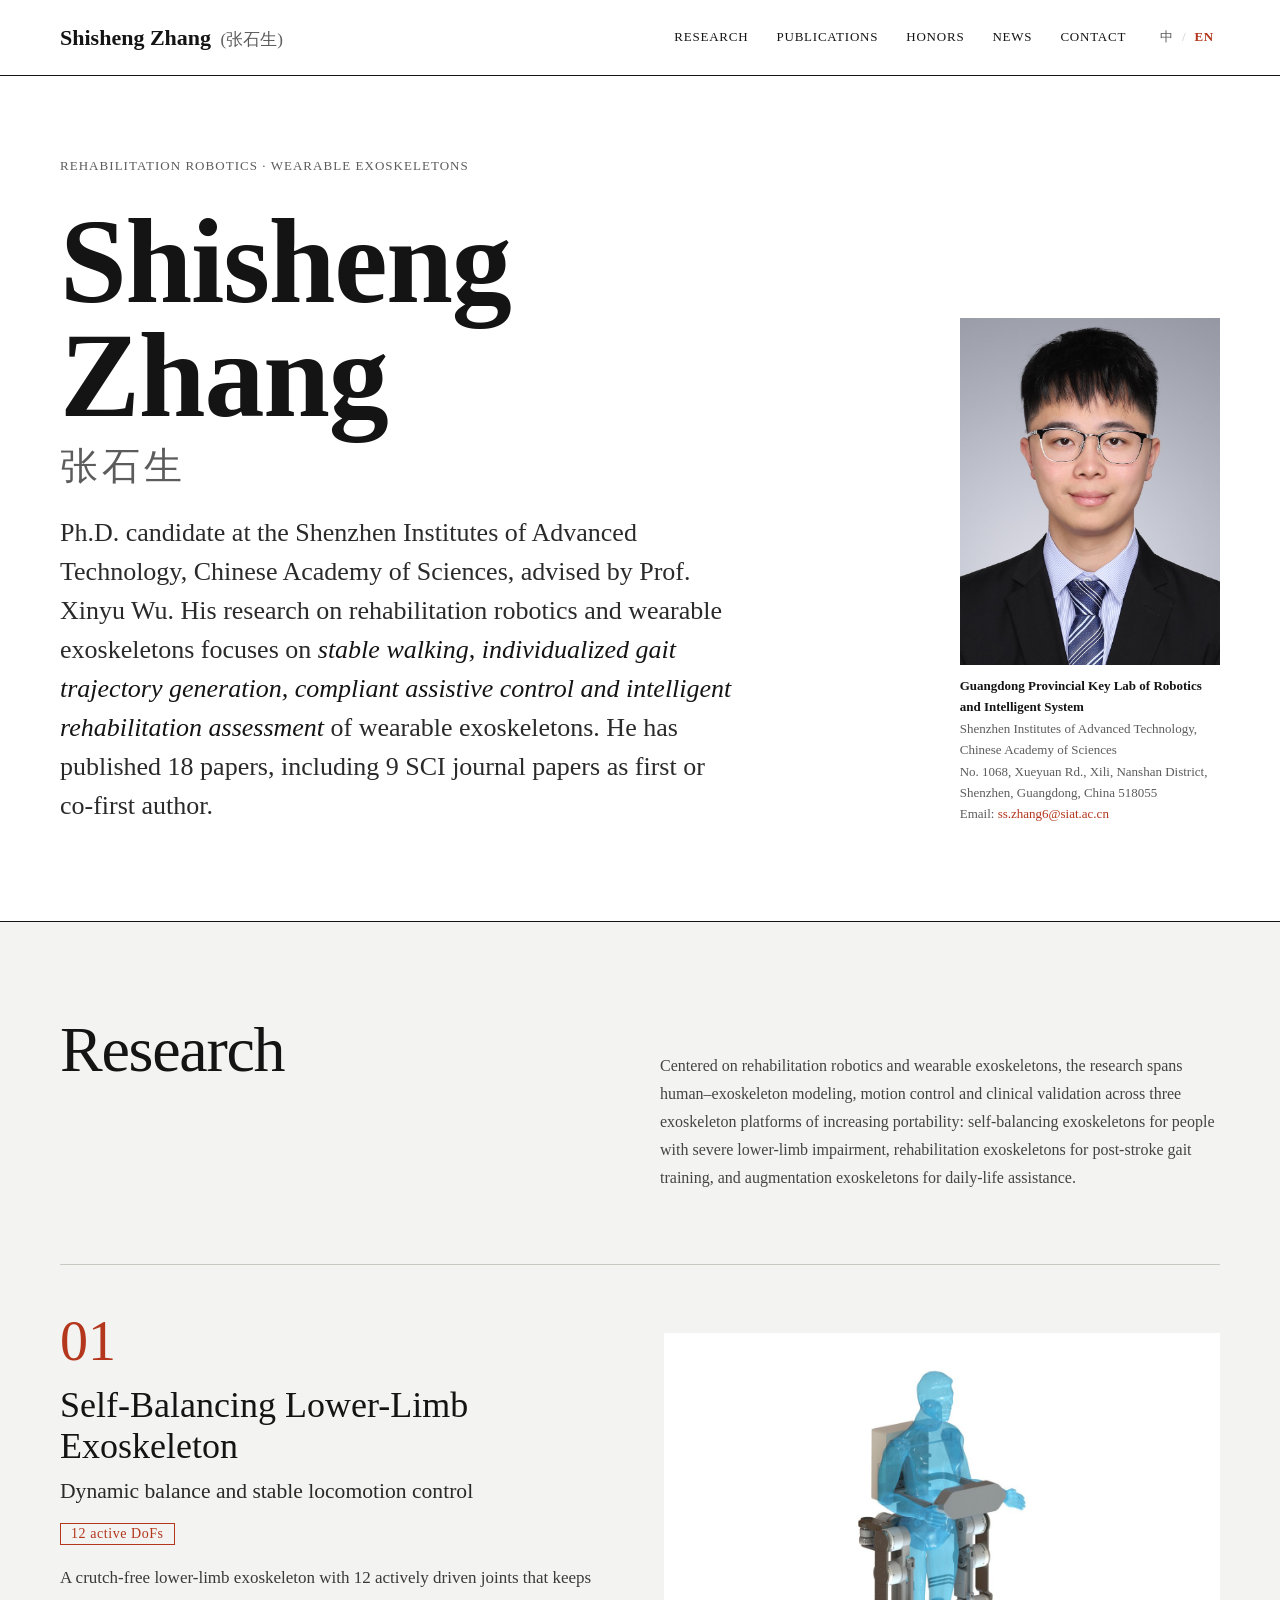
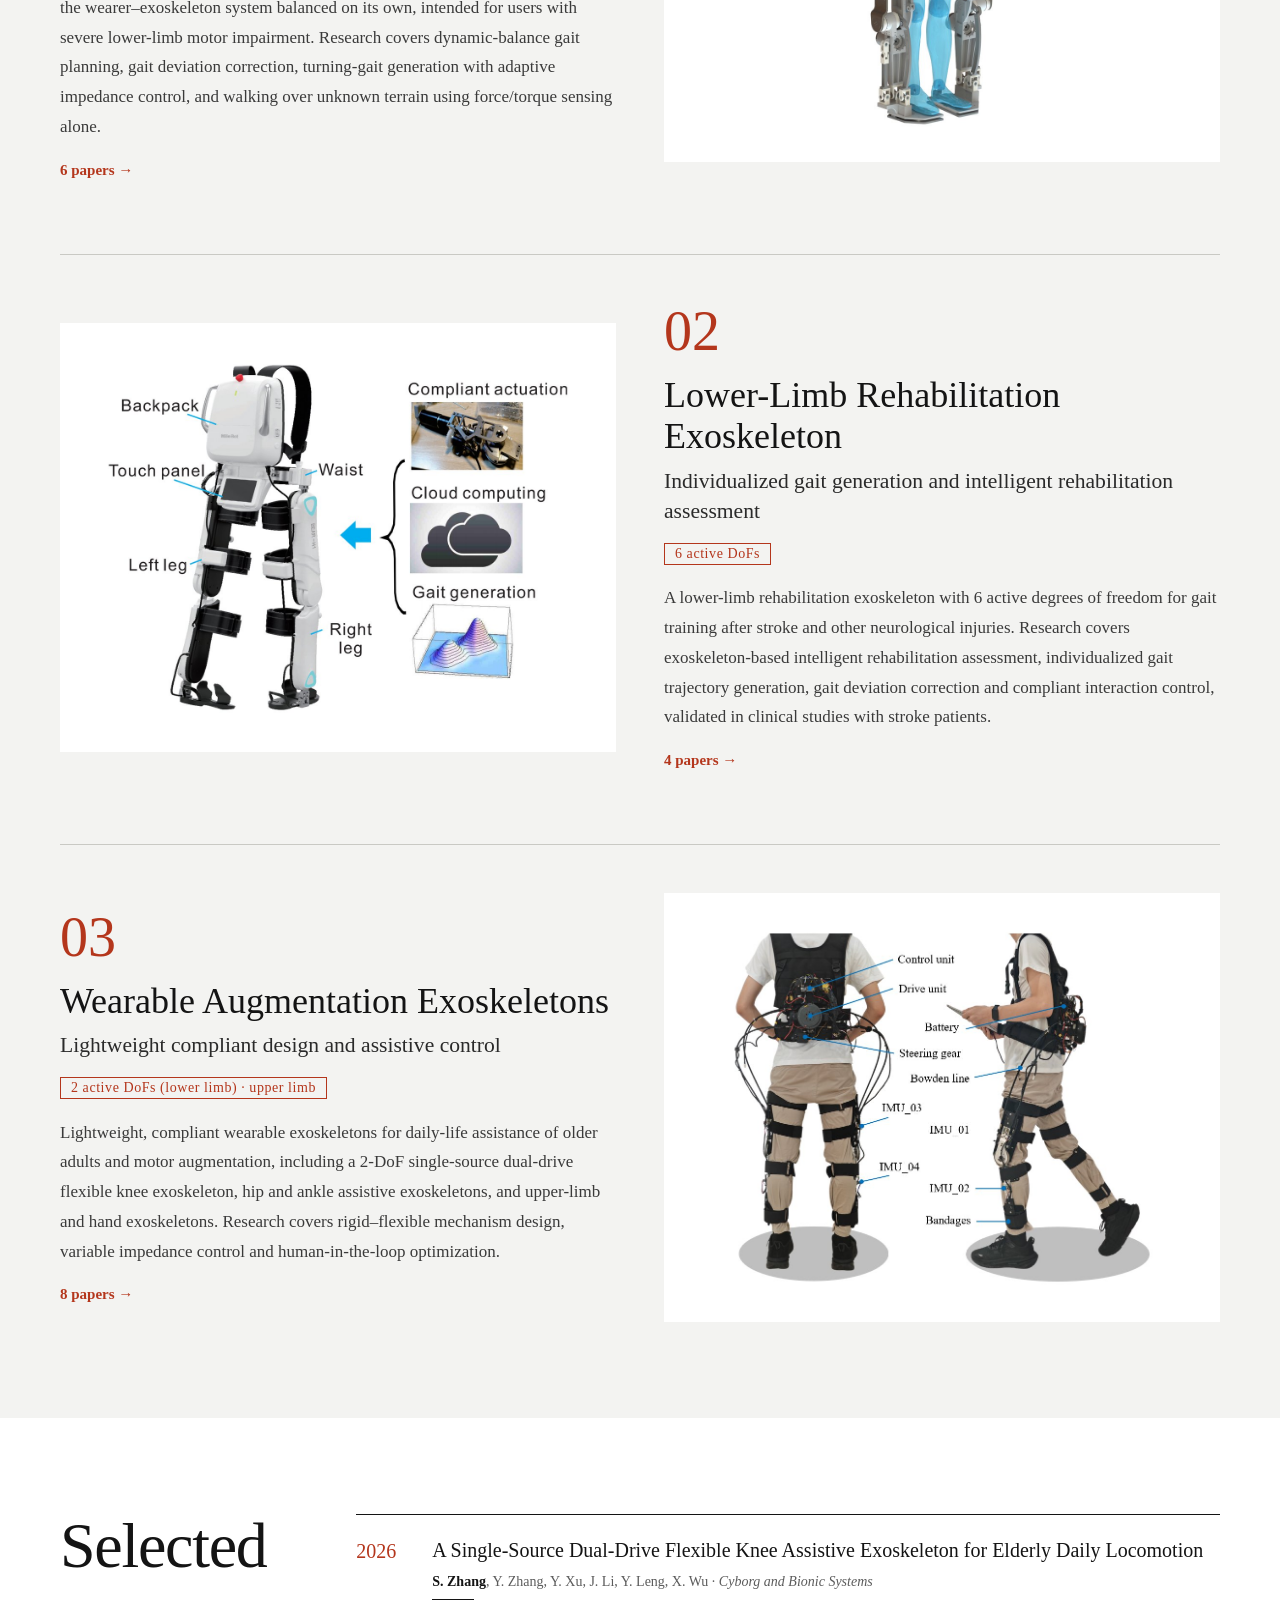
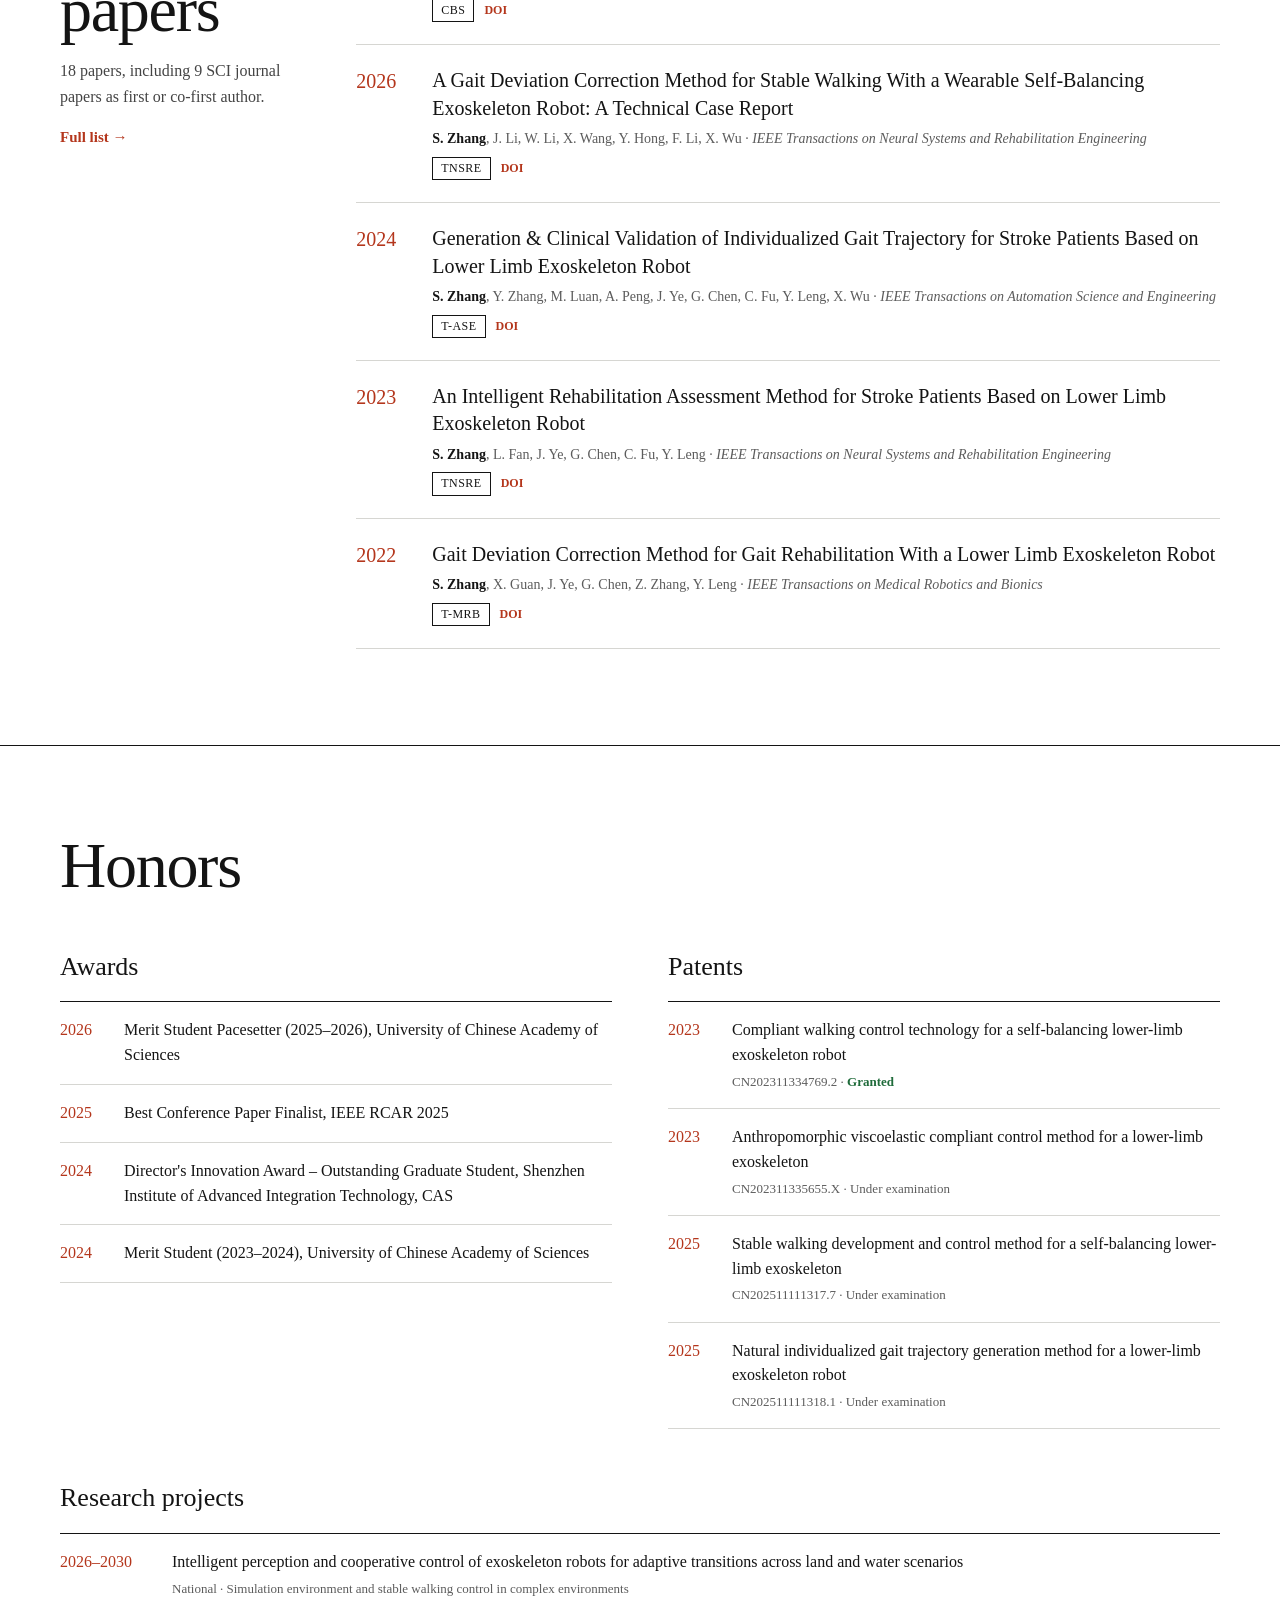
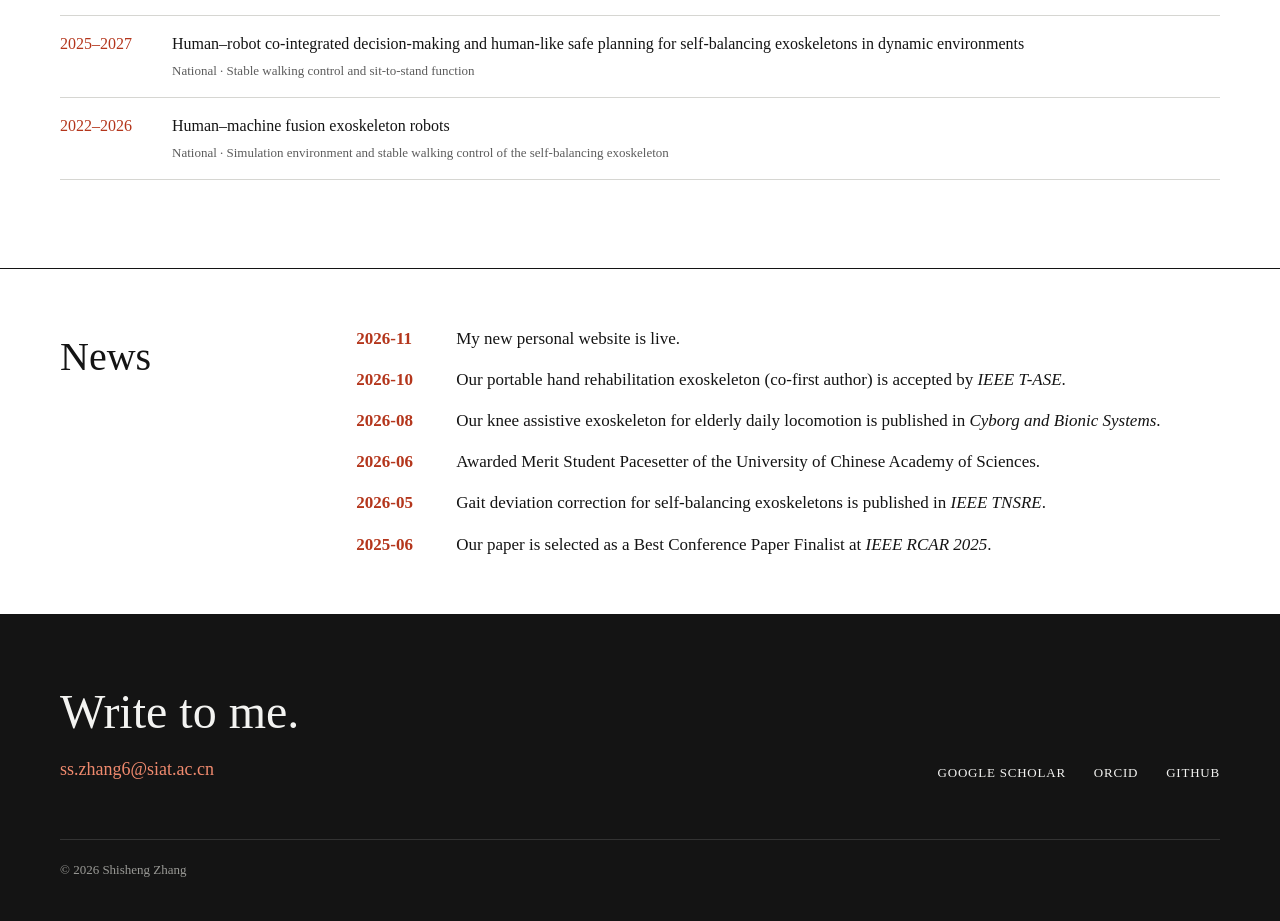
<file: index.html>
<!doctype html>
<html lang="en">
<head>
<meta charset="utf-8">
<meta name="viewport" content="width=device-width, initial-scale=1">
<title>Shisheng Zhang · Rehabilitation Robotics &amp; Wearable Exoskeletons</title>
<meta name="description" content="Shisheng Zhang (张石生), Ph.D. candidate at SIAT, Chinese Academy of Sciences. Research on self-balancing exoskeletons, individualized gait generation and compliant assistive control.">
<meta property="og:title" content="Shisheng Zhang (张石生)">
<meta property="og:description" content="Rehabilitation robotics and wearable exoskeletons · SIAT, Chinese Academy of Sciences">
<meta property="og:image" content="assets/img/portrait.jpg">
<link rel="icon" href="data:image/svg+xml,%3Csvg xmlns='http://www.w3.org/2000/svg' viewBox='0 0 32 32'%3E%3Crect width='32' height='32' fill='%23141414'/%3E%3Ctext x='16' y='23' font-family='Georgia,serif' font-size='20' fill='%23ffffff' text-anchor='middle'%3ES%3C/text%3E%3Ccircle cx='25' cy='22' r='2.4' fill='%23b4361c'/%3E%3C/svg%3E">
<link rel="stylesheet" href="assets/css/style.css?v=20261124f">
</head>
<body data-page="home">
<a class="skip" href="#main">Skip to content</a>

<header class="site-header">
  <div class="wrap">
    <a class="brand" href="#top">Shisheng Zhang <span class="cn">(张石生)</span></a>
    <nav class="nav" aria-label="Main">
      <a href="#research" data-i18n="nav.research">Research</a>
      <a href="publications.html" data-i18n="nav.publications">Publications</a>
      <a href="#honors" data-i18n="nav.honors">Honors</a>
      <a href="#news" data-i18n="nav.news">News</a>
      <a href="#contact" data-i18n="nav.contact">Contact</a>
      <span class="lang" role="group" aria-label="Language">
        <button type="button" data-lang-btn="zh" aria-pressed="false">中</button><span class="sep">/</span><button type="button" data-lang-btn="en" aria-pressed="true" class="active">EN</button>
      </span>
    </nav>
  </div>
</header>

<main id="main">
  <section id="top" class="wrap hero">
    <div class="hero-text">
      <span class="kicker" data-i18n="hero.kicker">Rehabilitation robotics · Wearable exoskeletons</span>
      <h1>Shisheng<br>Zhang<span class="cn-name" lang="zh-CN">张石生</span></h1>
      <p class="lead" data-i18n="hero.lead">Ph.D. candidate at the Shenzhen Institutes of Advanced Technology, Chinese Academy of Sciences, designing exoskeletons that <em>balance, adapt and assist</em>, in the clinic and in daily life.</p>
    </div>
    <figure class="portrait">
      <img src="assets/img/portrait.jpg" alt="Portrait of Shisheng Zhang" width="800" height="1120">
      <figcaption data-i18n="hero.place">Shenzhen, China</figcaption>
    </figure>
  </section>

  <section id="research" class="research">
    <div class="wrap">
      <div class="section-head">
        <h2 data-i18n="research.title">Research</h2>
        <p data-i18n="research.intro">Three connected questions about how a wearable robot can keep a person stable, move the way they move, and help without getting in the way.</p>
      </div>

      <article class="topic">
        <div class="topic-text">
          <span class="topic-num">01</span>
          <h3 data-i18n="r1.title">Stable walking with self-balancing exoskeletons</h3>
          <p data-i18n="r1.text">Crutch-free walking control.</p>
          <a class="topic-link" href="publications.html#balance" data-i18n="r.papers" data-n="balance">Papers →</a>
        </div>
        <div class="topic-img"><img src="assets/img/self_balancing.jpg" alt="Self-balancing lower-limb exoskeleton" width="1200" height="900" loading="lazy"></div>
      </article>

      <article class="topic flip">
        <div class="topic-text">
          <span class="topic-num">02</span>
          <h3 data-i18n="r2.title">Individualized gait generation for rehabilitation</h3>
          <p data-i18n="r2.text">Patient-specific gait trajectories for stroke survivors.</p>
          <a class="topic-link" href="publications.html#gait" data-i18n="r.papers" data-n="gait">Papers →</a>
        </div>
        <div class="topic-img"><img src="assets/img/gait_rehab.jpg" alt="Lower-limb rehabilitation exoskeleton with individualized gait generation" width="1200" height="900" loading="lazy"></div>
      </article>

      <article class="topic">
        <div class="topic-text">
          <span class="topic-num">03</span>
          <h3 data-i18n="r3.title">Compliant assistive control</h3>
          <p data-i18n="r3.text">Lightweight joint exoskeletons for daily-life assistance.</p>
          <a class="topic-link" href="publications.html#assist" data-i18n="r.papers" data-n="assist">Papers →</a>
        </div>
        <div class="topic-img"><img src="assets/img/wearable.jpg" alt="Flexible knee assistive exoskeleton" width="1049" height="787" loading="lazy"></div>
      </article>
    </div>
  </section>

  <section id="publications" class="wrap pubs">
    <div class="pubs-side">
      <h2 data-i18n="pubs.selected">Selected<br>papers</h2>
      <p data-i18n="pubs.summary">Peer-reviewed papers.</p>
      <a href="publications.html" data-i18n="pubs.full">Full list →</a>
    </div>
    <ol id="selected-papers" class="paper-list"></ol>
  </section>

  <section id="honors" class="honors">
    <div class="wrap">
      <div class="section-head">
        <h2 data-i18n="honors.title">Honors</h2>
      </div>
      <div class="honors-grid">
        <div>
          <h3 data-i18n="awards.title">Awards</h3>
          <ul id="awards-list" class="h-list"></ul>
        </div>
        <div>
          <h3 data-i18n="patents.title">Patents</h3>
          <ul id="patents-list" class="h-list"></ul>
        </div>
      </div>
      <div>
        <h3 data-i18n="projects.title">Research projects</h3>
        <ul id="projects-list" class="h-list wide"></ul>
      </div>
    </div>
  </section>

  <section id="news" class="news">
    <div class="wrap">
      <h2 data-i18n="news.title">News</h2>
      <div id="news-list" class="news-list"></div>
    </div>
  </section>
</main>

<footer id="contact" class="site-footer">
  <div class="wrap">
    <div>
      <h2 data-i18n="contact.title">Write to me.</h2>
      <a class="email" href="mailto:ss.zhang6@siat.ac.cn">ss.zhang6@siat.ac.cn</a>
    </div>
    <nav class="social" aria-label="Profiles">
      <a href="https://scholar.google.com/citations?user=wST5BboAAAAJ" target="_blank" rel="noopener">Google Scholar</a>
      <a href="https://orcid.org/0000-0002-2072-9961" target="_blank" rel="noopener">ORCID</a>
      <a href="https://github.com/zhangss-0817" target="_blank" rel="noopener">GitHub</a>
    </nav>
    <p class="copy" data-i18n="footer.copy">© 2026 Shisheng Zhang</p>
  </div>
</footer>

<script src="assets/js/data.js?v=20261124f"></script>
<script src="assets/js/main.js?v=20261124f"></script>
</body>
</html>
</file>
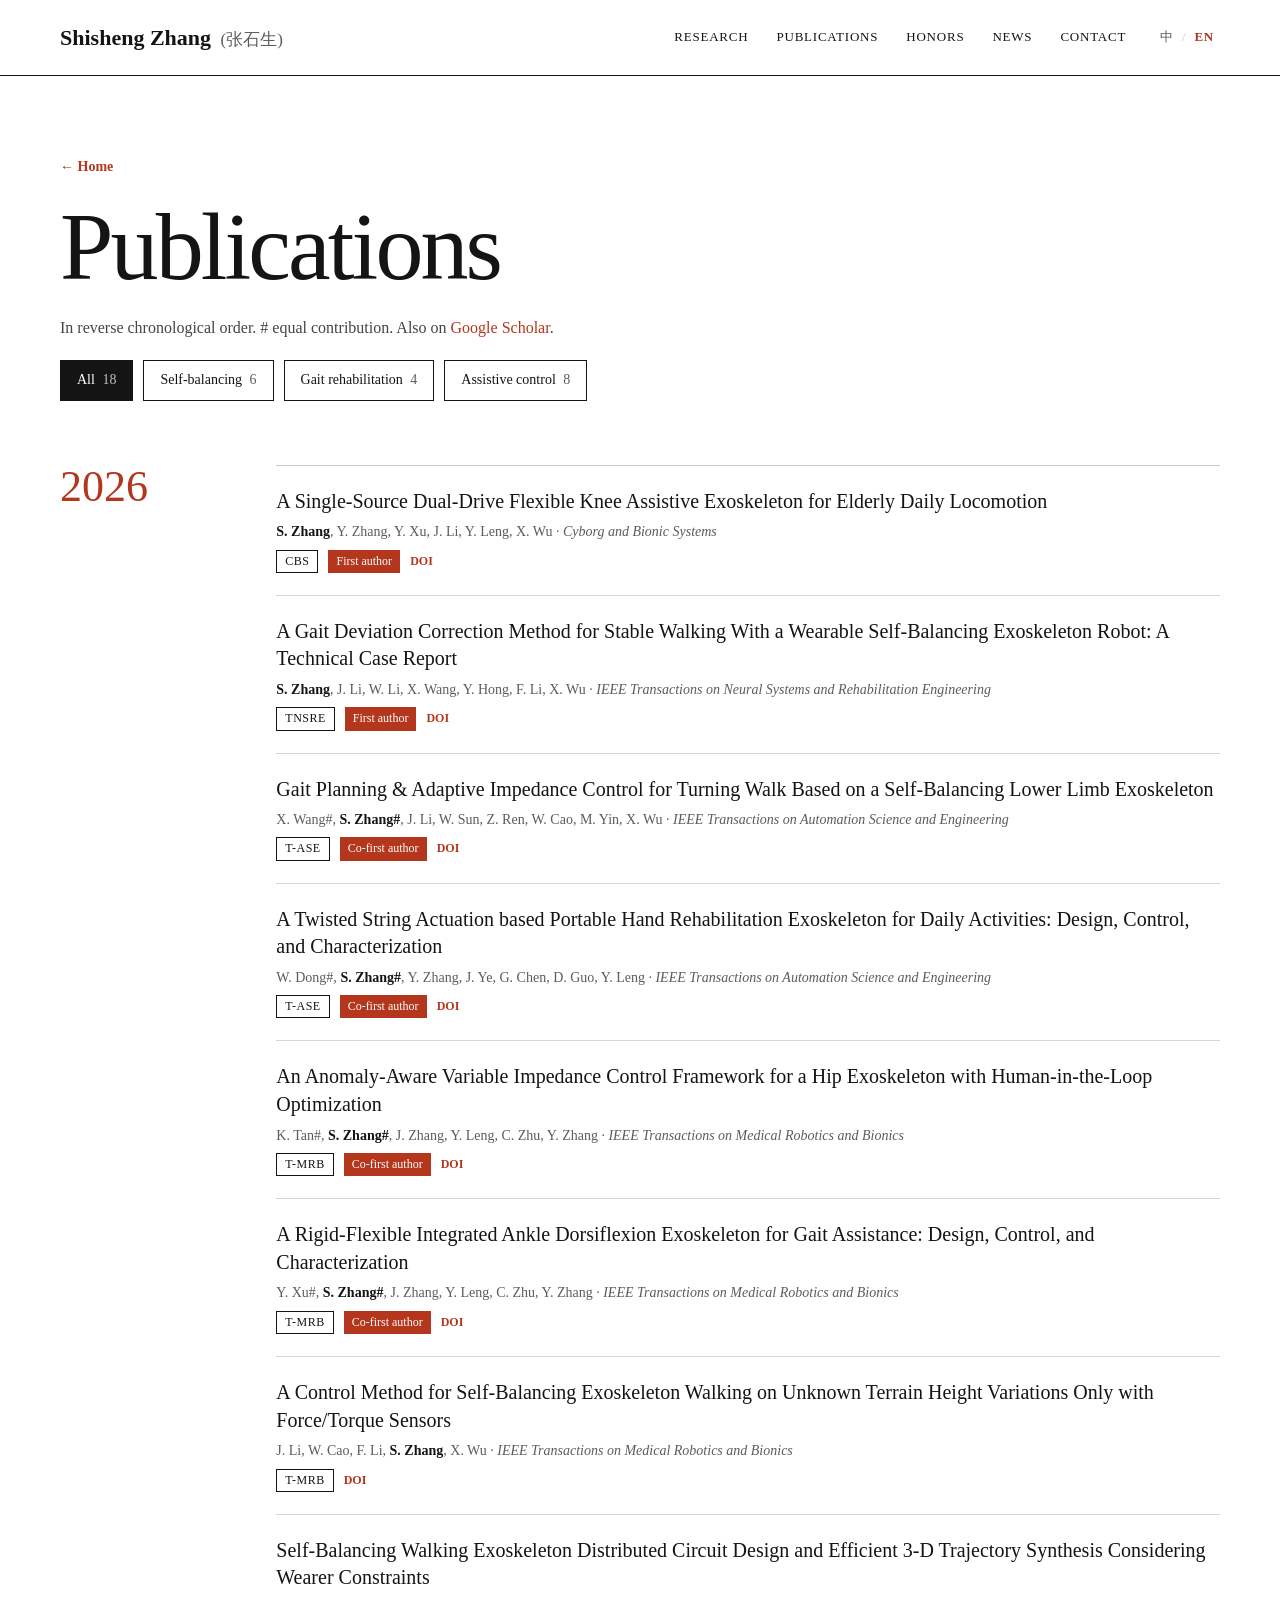
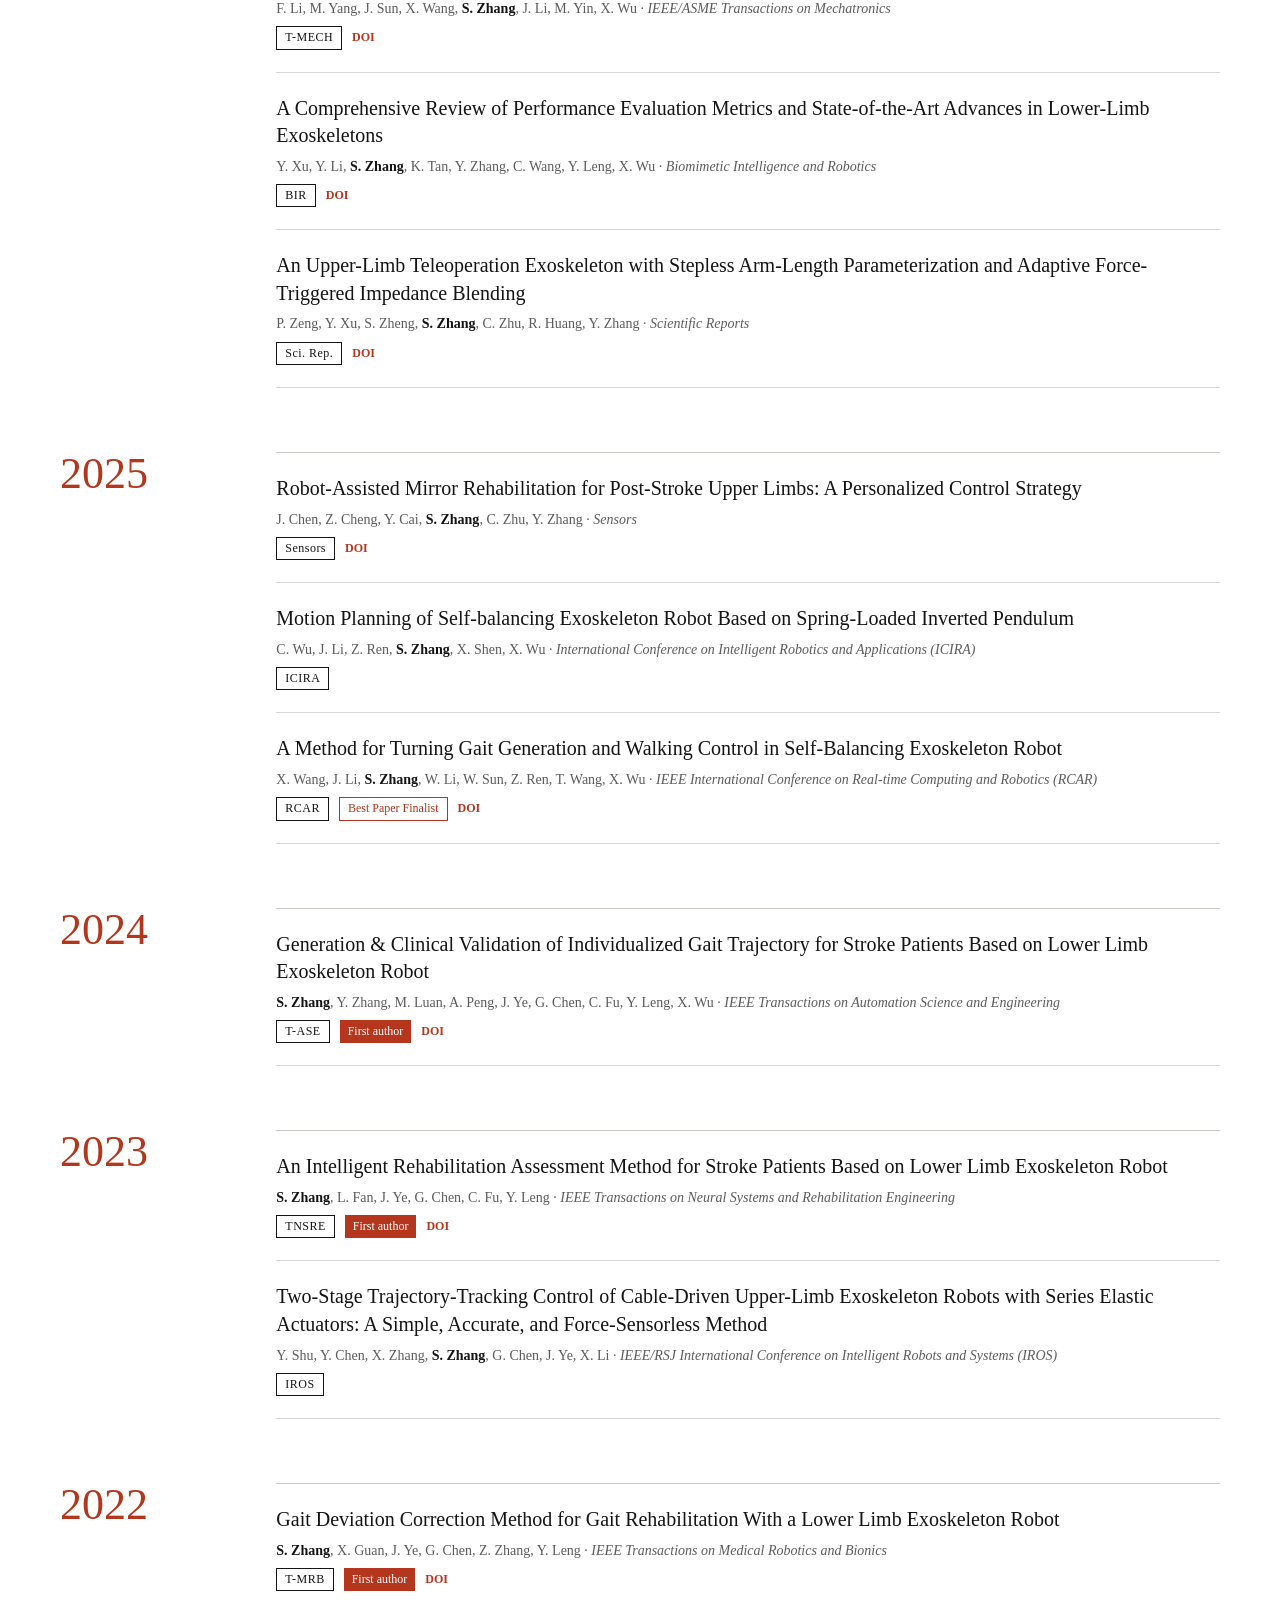
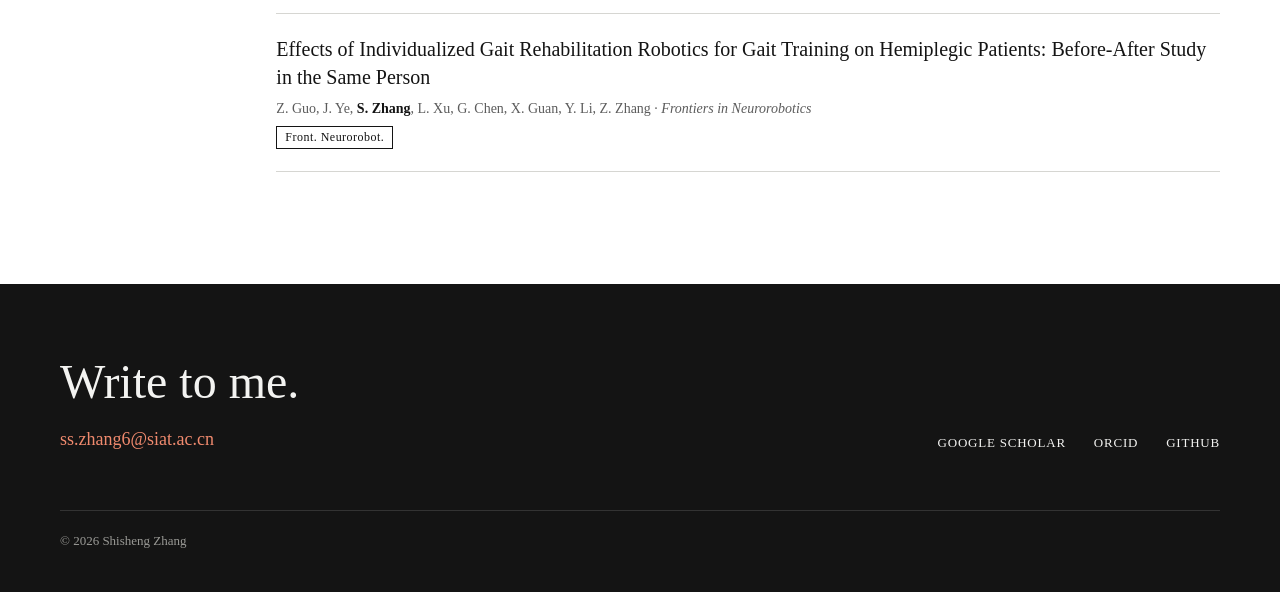
<file: publications.html>
<!doctype html>
<html lang="en">
<head>
<meta charset="utf-8">
<meta name="viewport" content="width=device-width, initial-scale=1">
<title>Publications · Shisheng Zhang</title>
<meta name="description" content="Full publication list of Shisheng Zhang (张石生): self-balancing exoskeletons, gait rehabilitation and assistive exoskeletons.">
<link rel="icon" href="data:image/svg+xml,%3Csvg xmlns='http://www.w3.org/2000/svg' viewBox='0 0 32 32'%3E%3Crect width='32' height='32' fill='%23141414'/%3E%3Ctext x='16' y='23' font-family='Georgia,serif' font-size='20' fill='%23ffffff' text-anchor='middle'%3ES%3C/text%3E%3Ccircle cx='25' cy='22' r='2.4' fill='%23b4361c'/%3E%3C/svg%3E">
<link rel="stylesheet" href="assets/css/style.css?v=20261124f">
</head>
<body data-page="publications">
<a class="skip" href="#main">Skip to content</a>

<header class="site-header">
  <div class="wrap">
    <a class="brand" href="index.html">Shisheng Zhang <span class="cn">(张石生)</span></a>
    <nav class="nav" aria-label="Main">
      <a href="index.html#research" data-i18n="nav.research">Research</a>
      <a href="publications.html" data-i18n="nav.publications" aria-current="page">Publications</a>
      <a href="index.html#honors" data-i18n="nav.honors">Honors</a>
      <a href="index.html#news" data-i18n="nav.news">News</a>
      <a href="index.html#contact" data-i18n="nav.contact">Contact</a>
      <span class="lang" role="group" aria-label="Language">
        <button type="button" data-lang-btn="zh" aria-pressed="false">中</button><span class="sep">/</span><button type="button" data-lang-btn="en" aria-pressed="true" class="active">EN</button>
      </span>
    </nav>
  </div>
</header>

<main id="main" class="wrap">
  <div class="page-head">
    <a class="back" href="index.html" data-i18n="back.home">← Home</a>
    <h1 data-i18n="pubs.page.title">Publications</h1>
    <p data-i18n="pubs.page.intro">In reverse chronological order.</p>
    <div class="filters" role="group" aria-label="Filter by topic">
      <button type="button" data-filter="all">All</button>
      <button type="button" data-filter="balance">Self-balancing</button>
      <button type="button" data-filter="gait">Gait rehabilitation</button>
      <button type="button" data-filter="assist">Assistive control</button>
    </div>
  </div>
  <div id="all-papers" class="all-papers"></div>
</main>

<footer id="contact" class="site-footer">
  <div class="wrap">
    <div>
      <h2 data-i18n="contact.title">Write to me.</h2>
      <a class="email" href="mailto:ss.zhang6@siat.ac.cn">ss.zhang6@siat.ac.cn</a>
    </div>
    <nav class="social" aria-label="Profiles">
      <a href="https://scholar.google.com/citations?user=wST5BboAAAAJ" target="_blank" rel="noopener">Google Scholar</a>
      <a href="https://orcid.org/0000-0002-2072-9961" target="_blank" rel="noopener">ORCID</a>
      <a href="https://github.com/zhangss-0817" target="_blank" rel="noopener">GitHub</a>
    </nav>
    <p class="copy" data-i18n="footer.copy">© 2026 Shisheng Zhang</p>
  </div>
</footer>

<script src="assets/js/data.js?v=20261124f"></script>
<script src="assets/js/main.js?v=20261124f"></script>
</body>
</html>
</file>
<file: assets/css/style.css>
/* ===== Tokens ===== */
:root {
  --ink: #141414;
  --ink-2: #2a2a2a;
  --muted: #5c5c5c;
  --paper: #ffffff;
  --paper-2: #f3f3f1;
  --rule: #d6d6d2;
  --rule-2: #c9c9c4;
  --accent: #b4361c;
  --accent-dark: #7e2412;
  --accent-on-dark: #f08a6e;
  --serif: "Times New Roman", Times, "Liberation Serif", "Tinos", "Songti SC", "STSong", "SimSun", "Noto Serif SC", serif;
  --sans: "Times New Roman", Times, "Liberation Serif", "Tinos", "PingFang SC", "Hiragino Sans GB", "Microsoft YaHei", sans-serif;
  --wrap: 1240px;
  --pad: clamp(20px, 4vw, 40px);
}

*, *::before, *::after { box-sizing: border-box; }
html { scroll-behavior: smooth; -webkit-text-size-adjust: 100%; }
body { margin: 0; background: var(--paper); color: var(--ink); font-family: var(--sans); font-size: 16px; line-height: 1.6; }
img { max-width: 100%; height: auto; display: block; }
a { color: var(--accent); text-decoration: none; }
a:hover { color: var(--accent-dark); }
a:focus-visible, button:focus-visible { outline: 2px solid var(--accent); outline-offset: 3px; }
h1, h2, h3 { font-family: var(--serif); font-weight: 400; margin: 0; }
p { margin: 0; }
.wrap { max-width: var(--wrap); margin: 0 auto; padding-left: var(--pad); padding-right: var(--pad); }
.skip { position: absolute; left: -9999px; }
.skip:focus { left: 16px; top: 16px; background: var(--ink); color: #fff; padding: 8px 12px; z-index: 10; }

/* ===== Header ===== */
.site-header { position: sticky; top: 0; z-index: 5; background: rgba(255, 255, 255, 0.94); backdrop-filter: saturate(1.4) blur(8px); border-bottom: 1px solid var(--ink); }
.site-header .wrap { display: flex; flex-wrap: wrap; align-items: center; justify-content: space-between; gap: 12px 24px; padding-top: 20px; padding-bottom: 20px; }
.brand { font-family: var(--serif); font-size: 22px; font-weight: 700; color: var(--ink); }
.brand .cn { font-weight: 400; }
.brand .cn { font-size: 17px; color: var(--muted); margin-left: 4px; }
.nav { display: flex; flex-wrap: wrap; align-items: center; gap: 8px 28px; font-size: 13px; letter-spacing: 0.06em; text-transform: uppercase; }
.nav a { color: var(--ink); }
.nav a:hover { color: var(--accent); }
.lang { display: inline-flex; gap: 2px; }
.lang button { font: inherit; letter-spacing: inherit; background: none; border: 0; padding: 6px 6px; min-height: 32px; cursor: pointer; color: var(--muted); }
.lang button.active { color: var(--accent); font-weight: 600; }
.lang .sep { color: var(--rule-2); align-self: center; }

/* ===== Hero ===== */
.hero { display: flex; flex-wrap: wrap; gap: 48px 56px; align-items: flex-end; padding-top: clamp(48px, 7vw, 80px); padding-bottom: clamp(56px, 8vw, 96px); }
.hero-text { flex: 999 1 560px; min-width: 0; display: flex; flex-direction: column; gap: 28px; }
.kicker { font-size: 13px; letter-spacing: 0.08em; text-transform: uppercase; color: var(--muted); }
.hero h1 { font-family: var(--serif); font-weight: 700; font-style: normal; font-size: clamp(64px, 10vw, 120px); line-height: 0.95; letter-spacing: -0.01em; }
.hero h1 .dot { color: var(--accent); }
.hero h1 .cn-name { display: block; font-size: 0.32em; letter-spacing: 0.1em; color: var(--muted); margin-top: 0.4em; font-weight: 500; }
.lead { font-family: var(--serif); font-size: clamp(20px, 2.2vw, 26px); line-height: 1.5; color: var(--ink-2); max-width: 680px; }
.lead em { font-style: italic; color: var(--ink); }
.portrait { flex: 1 1 260px; max-width: 340px; margin: 0; display: flex; flex-direction: column; gap: 10px; }
.portrait img { width: 100%; aspect-ratio: 3 / 4; object-fit: cover; }
.portrait figcaption { font-size: 13px; color: var(--muted); }
.portrait address { font-style: normal; font-size: 13px; line-height: 1.65; color: var(--muted); }
.portrait address .lab { color: var(--ink); font-weight: 600; }
.portrait address a { color: var(--accent); }

/* ===== Research ===== */
.research { background: var(--paper-2); border-top: 1px solid var(--ink); }
.research .wrap { padding-top: clamp(56px, 8vw, 96px); padding-bottom: clamp(56px, 8vw, 96px); display: flex; flex-direction: column; gap: clamp(48px, 6vw, 72px); }
.section-head { display: flex; flex-wrap: wrap; gap: 20px 40px; align-items: baseline; justify-content: space-between; }
.section-head h2 { font-size: clamp(44px, 6vw, 64px); letter-spacing: -0.02em; line-height: 1; }
.section-head p { max-width: 560px; color: #444; line-height: 1.75; }
.topic { display: flex; flex-wrap: wrap; gap: 32px 48px; align-items: center; border-top: 1px solid var(--rule-2); padding-top: 48px; }
.topic.flip { flex-direction: row-reverse; }
.topic-text { flex: 1 1 400px; min-width: 0; display: flex; flex-direction: column; gap: 16px; }
.topic-num { font-family: var(--serif); font-size: 56px; line-height: 1; color: var(--accent); }
.topic h3 { font-size: clamp(28px, 3vw, 36px); line-height: 1.15; font-weight: 500; }
.topic p { font-size: 17px; line-height: 1.75; color: #3a3a3a; }
html[lang="zh-CN"] .topic p { text-align: justify; }
.topic h3 .sub { display: block; margin-top: 8px; font-size: 0.6em; line-height: 1.4; color: var(--ink-2); }
.topic h3 .dof { display: inline-block; margin-top: 12px; font-size: 14px; letter-spacing: 0.04em; color: var(--accent); border: 1px solid var(--accent); padding: 2px 10px; }
.topic-link { font-size: 15px; font-weight: 600; }
.topic-img { flex: 1 1 400px; background: #fff; padding: 24px; }
.topic-img img { width: 100%; aspect-ratio: 4 / 3; object-fit: contain; }

/* ===== Papers ===== */
.pubs { display: flex; flex-wrap: wrap; gap: 32px 56px; padding-top: clamp(56px, 8vw, 96px); padding-bottom: clamp(56px, 8vw, 96px); }
.pubs-side { flex: 1 1 240px; display: flex; flex-direction: column; gap: 16px; }
.pubs-side h2 { font-size: clamp(44px, 6vw, 64px); letter-spacing: -0.02em; line-height: 1; }
.pubs-side p { color: #444; }
.pubs-side a { font-weight: 600; font-size: 15px; }
.paper-list { flex: 999 1 620px; min-width: 0; margin: 0; padding: 0; list-style: none; border-top: 1px solid var(--ink); }
.paper { display: flex; gap: 24px; padding: 22px 0; border-bottom: 1px solid var(--rule); }
.paper-year { flex: 0 0 52px; font-family: var(--serif); font-size: 20px; color: var(--accent); line-height: 1.4; }
.paper-body { display: flex; flex-direction: column; gap: 6px; min-width: 0; }
.paper-title { font-family: var(--serif); font-size: 20px; line-height: 1.38; }
.paper-meta { font-size: 14px; color: var(--muted); }
.paper-meta .me { color: var(--ink); }
.paper-tags { display: flex; flex-wrap: wrap; gap: 6px 10px; align-items: center; font-size: 12px; }
.abbr { border: 1px solid var(--ink); padding: 1px 8px; letter-spacing: 0.04em; }
.role { background: var(--accent); color: #fff; padding: 2px 8px; }
.paper-links { display: inline-flex; gap: 10px; font-weight: 600; }

.award { border: 1px solid var(--accent); color: var(--accent); padding: 1px 8px; }

/* ===== Honors / patents / projects ===== */
.honors { border-top: 1px solid var(--ink); }
.honors .wrap { padding-top: clamp(56px, 8vw, 88px); padding-bottom: clamp(56px, 8vw, 88px); display: flex; flex-direction: column; gap: 48px; }
.honors-grid { display: grid; grid-template-columns: repeat(auto-fit, minmax(320px, 1fr)); gap: 40px 56px; }
.honors h3 { font-size: 26px; font-weight: 500; padding-bottom: 14px; border-bottom: 1px solid var(--ink); }
.h-list { list-style: none; margin: 0; padding: 0; }
.h-list li { display: flex; gap: 20px; padding: 16px 0; border-bottom: 1px solid var(--rule); font-size: 16px; line-height: 1.55; }
.h-year { flex: 0 0 auto; min-width: 44px; font-family: var(--serif); color: var(--accent); }
.h-list.wide .h-year { min-width: 92px; }
.h-body { display: flex; flex-direction: column; gap: 4px; min-width: 0; }
.h-meta { font-size: 13px; color: var(--muted); }
.status.granted { color: #1f6b3a; font-weight: 600; }

.paper-list .sel-group { list-style: none; padding: 26px 0 6px; font-size: 13px; letter-spacing: 0.08em; text-transform: uppercase; color: var(--accent); font-weight: 600; border-bottom: 1px solid var(--rule); }
.paper-list .sel-group:first-child { padding-top: 14px; }

/* ===== News ===== */
.news { border-top: 1px solid var(--ink); }
.news .wrap { display: flex; flex-wrap: wrap; gap: 24px 56px; padding-top: 56px; padding-bottom: 56px; }
.news h2 { flex: 1 1 240px; font-size: 40px; }
.news-list { flex: 999 1 620px; min-width: 0; display: flex; flex-direction: column; gap: 14px; font-size: 17px; }
.news-date { display: inline-block; min-width: 88px; color: var(--accent); font-weight: 600; margin-right: 12px; }

/* ===== Footer ===== */
.site-footer { background: var(--ink); color: #f3f3f1; }
.site-footer .wrap { display: flex; flex-wrap: wrap; justify-content: space-between; align-items: flex-end; gap: 32px; padding-top: 72px; padding-bottom: 40px; }
.site-footer h2 { font-size: clamp(36px, 5vw, 48px); line-height: 1.1; }
.site-footer .email { display: inline-block; margin-top: 16px; font-size: 18px; color: var(--accent-on-dark); }
.site-footer .email:hover { color: #fff; }
.social { display: flex; flex-wrap: wrap; gap: 8px 28px; font-size: 13px; letter-spacing: 0.06em; text-transform: uppercase; }
.social a { color: #f3f3f1; }
.social a:hover { color: var(--accent-on-dark); }
.copy { flex-basis: 100%; font-size: 13px; color: #9a9a96; border-top: 1px solid #333; padding-top: 20px; margin-top: 24px; }

/* ===== Publications page ===== */
.page-head { padding-top: clamp(48px, 7vw, 80px); padding-bottom: 32px; display: flex; flex-direction: column; gap: 20px; }
.page-head h1 { font-size: clamp(56px, 8vw, 96px); letter-spacing: -0.03em; line-height: 1; }
.page-head p { color: #444; max-width: 640px; }
.filters { display: flex; flex-wrap: wrap; gap: 10px; }
.filters button { font: inherit; font-size: 14px; background: #fff; color: var(--ink); border: 1px solid var(--ink); padding: 8px 16px; min-height: 40px; cursor: pointer; }
.filters button .count { color: var(--muted); margin-left: 4px; }
.filters button.active { background: var(--ink); color: #fff; }
.filters button.active .count { color: #bdbdb8; }
.year-group { display: flex; flex-wrap: wrap; gap: 8px 56px; padding: 32px 0; }
.year-group .year { flex: 1 1 160px; font-size: 44px; color: var(--accent); line-height: 1; }
.year-group .paper-list { border-top-color: var(--rule-2); }
.year-group .paper-year { display: none; }
.all-papers { padding-bottom: 80px; }
.back { display: inline-block; font-size: 14px; font-weight: 600; }

/* ===== Small screens ===== */
@media (max-width: 640px) {
  .site-header { position: static; }
  .nav { gap: 6px 18px; }
  .paper { gap: 14px; }
  .paper-year { flex-basis: 44px; font-size: 17px; }
  .paper-title { font-size: 18px; }
  .topic.flip { flex-direction: row; }
  .topic-img { padding: 12px; }
}

@media (prefers-reduced-motion: reduce) {
  html { scroll-behavior: auto; }
  .portrait img { transition: none; }
}

/* Chinese text: no fake italics */
html[lang="zh-CN"] em, html[lang="zh-CN"] i { font-style: normal; }
html[lang="zh-CN"] .lead em { color: var(--accent); }
</file>
